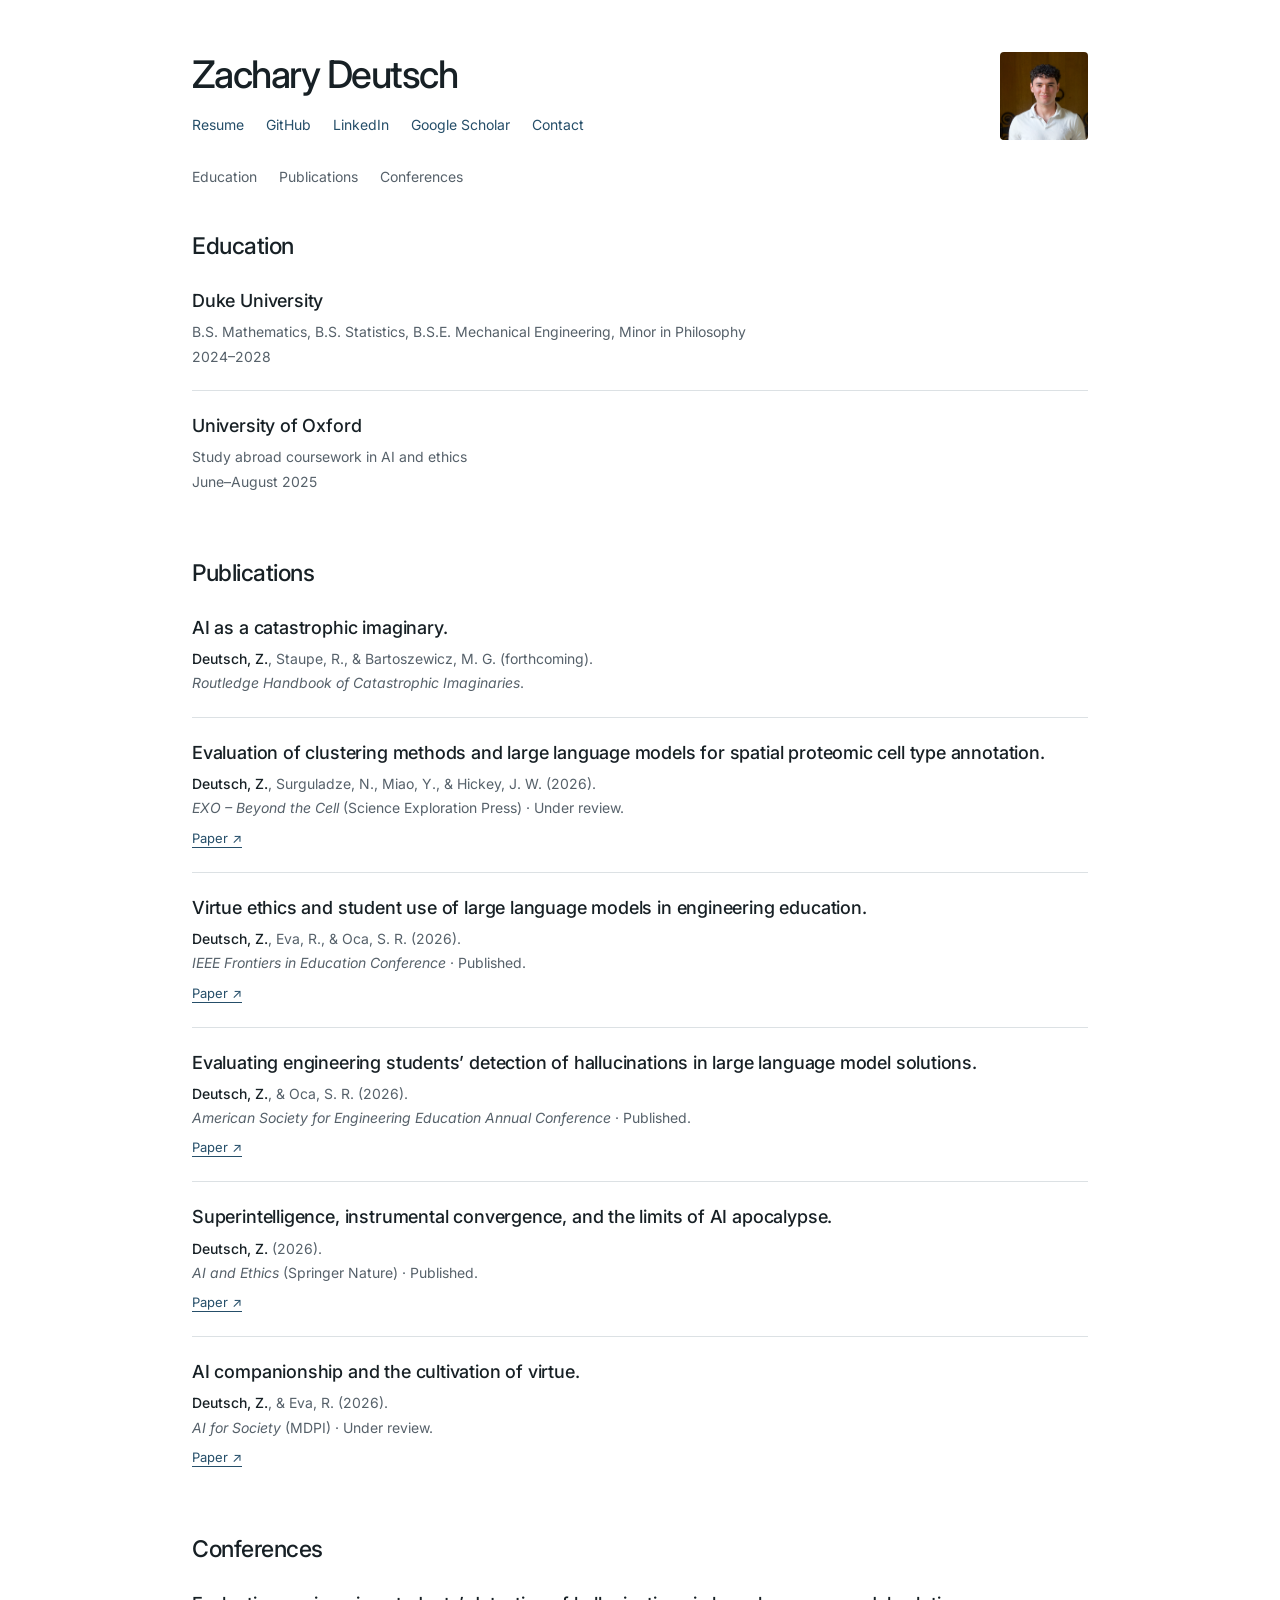
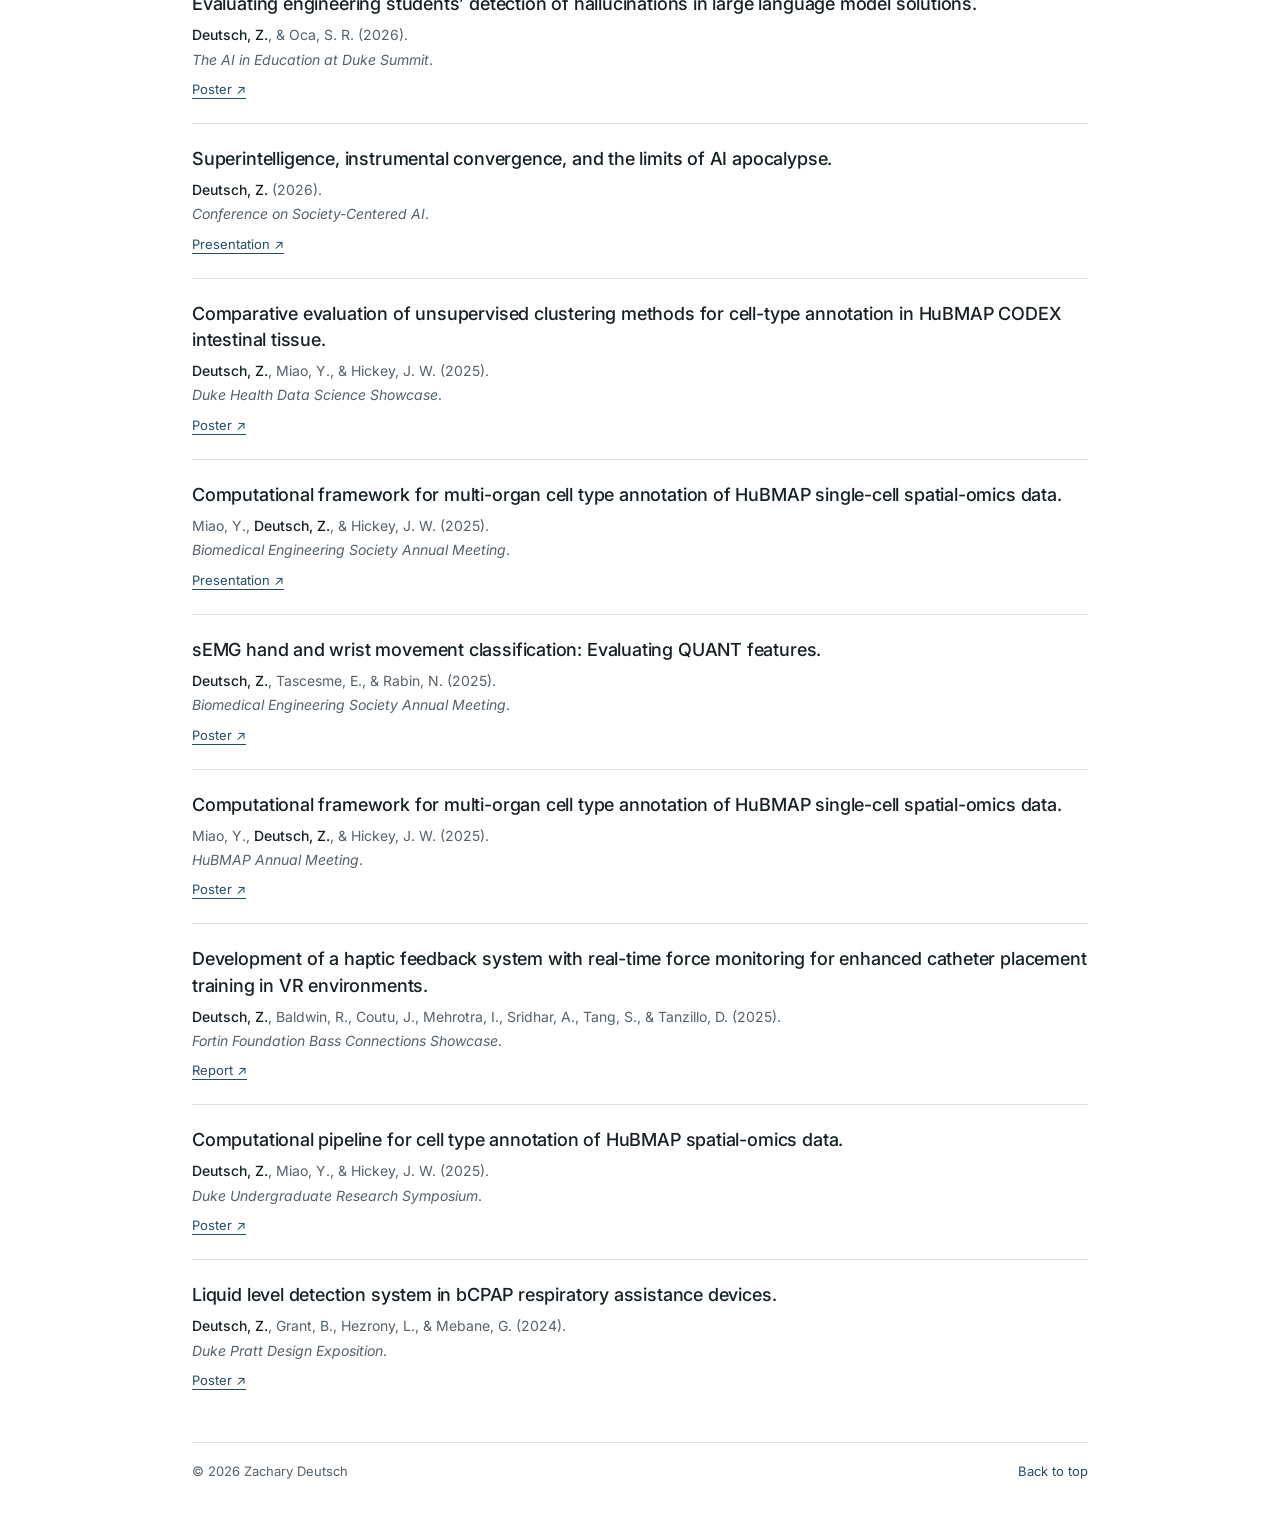
<file: index.html>
<!doctype html>
<html lang="en">
<head>
  <meta charset="utf-8" />
  <meta name="viewport" content="width=device-width,initial-scale=1" />
  <meta name="color-scheme" content="light dark" />
  <meta name="theme-color" content="#ffffff" media="(prefers-color-scheme: light)" />
  <meta name="theme-color" content="#191a1c" media="(prefers-color-scheme: dark)" />
  <title>Zachary Deutsch</title>
  <link rel="icon" href="/favicon.ico?v=serif-z-1" sizes="16x16 32x32 48x48" />
  <link rel="icon" type="image/png" href="/favicon-32.png?v=serif-z-1" sizes="32x32" media="(prefers-color-scheme: light)" />
  <link rel="icon" type="image/png" href="/favicon-dark-32.png?v=serif-z-1" sizes="32x32" media="(prefers-color-scheme: dark)" />
  <link rel="icon" type="image/svg+xml" href="/favicon.svg?v=serif-z-1" sizes="any" />
  <link rel="apple-touch-icon" href="/apple-touch-icon.png?v=serif-z-1" sizes="180x180" />
  <meta name="description" content="Personal website and portfolio of Zachary Deutsch." />
  <meta property="og:title" content="Zachary Deutsch" />
  <meta property="og:type" content="website" />
  <meta property="og:url" content="https://zacharydeutsch.com/" />
  <meta property="og:image" content="https://zacharydeutsch.com/zachary-deutsch-portrait.png" />
  <meta property="og:image:alt" content="Zachary Deutsch" />
  <script type="application/ld+json">
    {
      "@context": "https://schema.org",
      "@type": "WebPage",
      "url": "https://zacharydeutsch.com/",
      "primaryImageOfPage": "https://zacharydeutsch.com/zachary-deutsch-portrait.png"
    }
  </script>
  <link rel="preconnect" href="https://fonts.googleapis.com">
  <link href="https://fonts.googleapis.com/css2?family=Inter:wght@400;500;600&display=swap" rel="stylesheet">
  <style>
    :root{
      color-scheme:light dark;
      --bg:#ffffff; --text:#172025; --muted:#56616a;
      --border:#dce1e4; --link:#254e69; --ring:#6d93ae;
    }
    @media (prefers-color-scheme:dark){
      :root{
        --bg:#191a1c; --text:#eeeff0; --muted:#adb5bb;
        --border:#3c4146; --link:#9dc8e3; --ring:#9dc8e3;
      }
    }
    *{box-sizing:border-box}
    html{scroll-behavior:smooth}
    body{margin:0;background:var(--bg);color:var(--text);font-family:Inter,system-ui,-apple-system,Segoe UI,Roboto,Helvetica,Arial,sans-serif;font-size:15px;line-height:1.6}
    .container{max-width:960px;margin:0 auto;padding:0 32px 32px}
    a{color:var(--link);text-decoration-thickness:1px;text-underline-offset:4px}
    a:focus-visible{outline:2px solid var(--ring);outline-offset:4px}
    .site-header{padding-top:52px}
    .identity{display:flex;justify-content:space-between;align-items:flex-start;gap:32px}
    h1{font-size:clamp(2rem,4vw,2.375rem);font-weight:500;line-height:1.16;letter-spacing:-.04em;margin:0}
    .profile-links,.section-links{display:flex;flex-wrap:wrap;gap:8px 22px}
    .profile-links{margin-top:18px}
    .profile-links a,.section-links a{font-size:.875rem;text-decoration:none}
    .profile-links a:hover,.section-links a:hover{text-decoration:underline}
    .section-links{margin-top:26px}
    .section-links a{color:var(--muted)}
    .avatar{width:88px;height:88px;flex-shrink:0;object-fit:cover;border-radius:4px}
    .section{margin-top:44px;scroll-margin-top:24px}
    h2{font-size:1.4375rem;line-height:1.3;font-weight:500;letter-spacing:-.02em;margin:0 0 4px}
    .grid{display:grid;gap:0}
    .list-item{min-width:0;margin:0;padding:22px 0}
    .list-item + .list-item{border-top:1px solid var(--border)}
    .publication-title{font-size:1.125rem;line-height:1.45;font-weight:500;letter-spacing:-.01em;margin:0;overflow-wrap:break-word}
    .publication-title a{color:var(--text);text-decoration:none}
    .publication-title a:hover{text-decoration:underline}
    .publication-authors,.publication-venue{color:var(--muted);font-size:.875rem;line-height:1.6}
    .publication-authors{margin:7px 0 0}
    .publication-authors strong{color:var(--text);font-weight:500}
    .publication-venue{margin:2px 0 0}
    .paper-link{display:inline-block;margin-top:8px;font-size:.8125rem}
    .footer{display:flex;justify-content:space-between;flex-wrap:wrap;gap:12px;margin-top:28px;padding-top:18px;border-top:1px solid var(--border);color:var(--muted);font-size:.8125rem}
    .footer a{text-decoration:none}
    .footer a:hover{text-decoration:underline}
    @media (max-width:640px){
      .container{padding:0 22px 28px}
      .site-header{padding-top:32px}
      .identity{gap:20px}
      .avatar{width:72px;height:72px}
      .profile-links{gap:8px 18px;margin-top:14px}
      .section-links{gap:8px 20px;margin-top:24px}
      .section{margin-top:36px}
      .publication-title{font-size:1.0625rem}
    }
    @media (max-width:380px){
      .identity{gap:14px}
      h1{font-size:1.75rem}
      .avatar{width:60px;height:60px}
    }
    @media (prefers-reduced-motion:reduce){
      html{scroll-behavior:auto}
    }
  </style>
</head>
<body id="top">
  <div class="container">
    <header class="site-header">
      <div class="identity">
        <div>
          <h1>Zachary Deutsch</h1>
          <nav class="profile-links" aria-label="Personal links">
            <a href="Zachary_Deutsch_Resume.pdf" target="_blank" rel="noopener noreferrer">Resume</a>
            <a href="https://github.com/zachary-deutsch" target="_blank" rel="noopener noreferrer">GitHub</a>
            <a href="https://www.linkedin.com/in/zachary-deutsch-505307279/" target="_blank" rel="noopener noreferrer">LinkedIn</a>
            <a href="https://scholar.google.com/citations?user=0N9ZhvMAAAAJ&amp;hl=en" target="_blank" rel="noopener noreferrer">Google Scholar</a>
            <a href="mailto:zachary.deutsch@duke.edu">Contact</a>
          </nav>
        </div>
        <img class="avatar" src="/zachary-deutsch-portrait.png" alt="Zachary Deutsch" width="88" height="88" />
      </div>
      <nav class="section-links" aria-label="Sections">
        <a href="#education">Education</a>
        <a href="#publications">Publications</a>
        <a href="#conferences">Conferences</a>
      </nav>
    </header>

    <main>
      <!-- Education -->
      <section id="education" class="section">
        <h2>Education</h2>
        <div class="grid">
          <article class="list-item publication">
            <h3 class="publication-title">Duke University</h3>
            <p class="publication-authors">B.S. Mathematics, B.S. Statistics, B.S.E. Mechanical Engineering, Minor in Philosophy</p>
            <p class="publication-venue">2024–2028</p>
          </article>
          <article class="list-item publication">
            <h3 class="publication-title">University of Oxford</h3>
            <p class="publication-authors">Study abroad coursework in AI and ethics</p>
            <p class="publication-venue">June–August 2025</p>
          </article>
        </div>
      </section>

      <!-- Publications -->
      <section id="publications" class="section">
        <h2>Publications</h2>
        <div class="grid">
          <article class="list-item publication">
            <h3 class="publication-title">AI as a catastrophic imaginary.</h3>
            <p class="publication-authors"><strong>Deutsch, Z.</strong>, Staupe, R., &amp; Bartoszewicz, M. G. (forthcoming).</p>
            <p class="publication-venue"><em>Routledge Handbook of Catastrophic Imaginaries</em>.</p>
          </article>
          <article class="list-item publication">
            <h3 class="publication-title"><a href="Deutsch_Hickey_Manuscript.pdf" target="_blank" rel="noopener noreferrer">Evaluation of clustering methods and large language models for spatial proteomic cell type annotation.</a></h3>
            <p class="publication-authors"><strong>Deutsch, Z.</strong>, Surguladze, N., Miao, Y., &amp; Hickey, J. W. (2026).</p>
            <p class="publication-venue"><em>EXO – Beyond the Cell</em> (Science Exploration Press) · Under review.</p>
            <a class="paper-link" href="Deutsch_Hickey_Manuscript.pdf" target="_blank" rel="noopener noreferrer" aria-label="Read paper">Paper ↗</a>
          </article>
          <article class="list-item publication">
            <h3 class="publication-title"><a href="FIE_2026.pdf" target="_blank" rel="noopener noreferrer">Virtue ethics and student use of large language models in engineering education.</a></h3>
            <p class="publication-authors"><strong>Deutsch, Z.</strong>, Eva, R., &amp; Oca, S. R. (2026).</p>
            <p class="publication-venue"><em>IEEE Frontiers in Education Conference</em> · Published.</p>
            <a class="paper-link" href="FIE_2026.pdf" target="_blank" rel="noopener noreferrer" aria-label="Read paper">Paper ↗</a>
          </article>
          <article class="list-item publication">
            <h3 class="publication-title"><a href="https://peer.asee.org/evaluating-engineering-students-detection-of-hallucinations-in-large-language-model-solutions" target="_blank" rel="noopener noreferrer">Evaluating engineering students’ detection of hallucinations in large language model solutions.</a></h3>
            <p class="publication-authors"><strong>Deutsch, Z.</strong>, &amp; Oca, S. R. (2026).</p>
            <p class="publication-venue"><em>American Society for Engineering Education Annual Conference</em> · Published.</p>
            <a class="paper-link" href="https://peer.asee.org/evaluating-engineering-students-detection-of-hallucinations-in-large-language-model-solutions" target="_blank" rel="noopener noreferrer" aria-label="Read paper">Paper ↗</a>
          </article>
          <article class="list-item publication">
            <h3 class="publication-title"><a href="https://link.springer.com/article/10.1007/s43681-025-00941-z" target="_blank" rel="noopener noreferrer">Superintelligence, instrumental convergence, and the limits of AI apocalypse.</a></h3>
            <p class="publication-authors"><strong>Deutsch, Z.</strong> (2026).</p>
            <p class="publication-venue"><em>AI and Ethics</em> (Springer Nature) · Published.</p>
            <a class="paper-link" href="https://link.springer.com/article/10.1007/s43681-025-00941-z" target="_blank" rel="noopener noreferrer" aria-label="Read paper">Paper ↗</a>
          </article>
          <article class="list-item publication">
            <h3 class="publication-title"><a href="AI_Companionship_and_the_Cultivation_of_Virtue.pdf" target="_blank" rel="noopener noreferrer">AI companionship and the cultivation of virtue.</a></h3>
            <p class="publication-authors"><strong>Deutsch, Z.</strong>, &amp; Eva, R. (2026).</p>
            <p class="publication-venue"><em>AI for Society</em> (MDPI) · Under review.</p>
            <a class="paper-link" href="AI_Companionship_and_the_Cultivation_of_Virtue.pdf" target="_blank" rel="noopener noreferrer" aria-label="Read paper">Paper ↗</a>
          </article>
        </div>
      </section>

      <!-- Conferences -->
      <section id="conferences" class="section">
        <h2>Conferences</h2>
        <div class="grid">
          <article class="list-item publication">
            <h3 class="publication-title"><a href="Duke_AI_Education_Conference.pdf" target="_blank" rel="noopener noreferrer">Evaluating engineering students’ detection of hallucinations in large language model solutions.</a></h3>
            <p class="publication-authors"><strong>Deutsch, Z.</strong>, &amp; Oca, S. R. (2026).</p>
            <p class="publication-venue"><em>The AI in Education at Duke Summit</em>.</p>
            <a class="paper-link" href="Duke_AI_Education_Conference.pdf" target="_blank" rel="noopener noreferrer" aria-label="View poster">Poster ↗</a>
          </article>
          <article class="list-item publication" id="scai-2026-superintelligence">
            <h3 class="publication-title"><a href="https://sites.duke.edu/scai/abstracts/#e-n-accordion-item-1442" target="_blank" rel="noopener noreferrer">Superintelligence, instrumental convergence, and the limits of AI apocalypse.</a></h3>
            <p class="publication-authors"><strong>Deutsch, Z.</strong> (2026).</p>
            <p class="publication-venue"><em>Conference on Society-Centered AI</em>.</p>
            <a class="paper-link" href="https://sites.duke.edu/scai/abstracts/#e-n-accordion-item-1442" target="_blank" rel="noopener noreferrer" aria-label="View presentation">Presentation ↗</a>
          </article>
          <article class="list-item publication">
            <h3 class="publication-title"><a href="20251125_Health_Data_Science.pdf" target="_blank" rel="noopener noreferrer">Comparative evaluation of unsupervised clustering methods for cell-type annotation in HuBMAP CODEX intestinal tissue.</a></h3>
            <p class="publication-authors"><strong>Deutsch, Z.</strong>, Miao, Y., &amp; Hickey, J. W. (2025).</p>
            <p class="publication-venue"><em>Duke Health Data Science Showcase</em>.</p>
            <a class="paper-link" href="20251125_Health_Data_Science.pdf" target="_blank" rel="noopener noreferrer" aria-label="View poster">Poster ↗</a>
          </article>
          <article class="list-item publication" id="bmes-2025-computational-framework">
            <h3 class="publication-title"><a href="https://2025bmes.eventscribe.net/fsPopup.asp?PresentationID=1702075&amp;mode=presInfo" target="_blank" rel="noopener noreferrer">Computational framework for multi-organ cell type annotation of HuBMAP single-cell spatial-omics data.</a></h3>
            <p class="publication-authors">Miao, Y., <strong>Deutsch, Z.</strong>, &amp; Hickey, J. W. (2025).</p>
            <p class="publication-venue"><em>Biomedical Engineering Society Annual Meeting</em>.</p>
            <a class="paper-link" href="https://2025bmes.eventscribe.net/fsPopup.asp?PresentationID=1702075&amp;mode=presInfo" target="_blank" rel="noopener noreferrer" aria-label="View presentation">Presentation ↗</a>
          </article>
          <article class="list-item publication">
            <h3 class="publication-title"><a href="20250908_BMES_Deutsch.pdf" target="_blank" rel="noopener noreferrer">sEMG hand and wrist movement classification: Evaluating QUANT features.</a></h3>
            <p class="publication-authors"><strong>Deutsch, Z.</strong>, Tascesme, E., &amp; Rabin, N. (2025).</p>
            <p class="publication-venue"><em>Biomedical Engineering Society Annual Meeting</em>.</p>
            <a class="paper-link" href="20250908_BMES_Deutsch.pdf" target="_blank" rel="noopener noreferrer" aria-label="View poster">Poster ↗</a>
          </article>
          <article class="list-item publication">
            <h3 class="publication-title"><a href="20250502_HuBMAP_annual_poster_Yang-compressed.pdf" target="_blank" rel="noopener noreferrer">Computational framework for multi-organ cell type annotation of HuBMAP single-cell spatial-omics data.</a></h3>
            <p class="publication-authors">Miao, Y., <strong>Deutsch, Z.</strong>, &amp; Hickey, J. W. (2025).</p>
            <p class="publication-venue"><em>HuBMAP Annual Meeting</em>.</p>
            <a class="paper-link" href="20250502_HuBMAP_annual_poster_Yang-compressed.pdf" target="_blank" rel="noopener noreferrer" aria-label="View poster">Poster ↗</a>
          </article>
          <article class="list-item publication">
            <h3 class="publication-title"><a href="Review%20Paper%20Structure.pdf" target="_blank" rel="noopener noreferrer">Development of a haptic feedback system with real-time force monitoring for enhanced catheter placement training in VR environments.</a></h3>
            <p class="publication-authors"><strong>Deutsch, Z.</strong>, Baldwin, R., Coutu, J., Mehrotra, I., Sridhar, A., Tang, S., &amp; Tanzillo, D. (2025).</p>
            <p class="publication-venue"><em>Fortin Foundation Bass Connections Showcase</em>.</p>
            <a class="paper-link" href="Review%20Paper%20Structure.pdf" target="_blank" rel="noopener noreferrer" aria-label="Read report">Report ↗</a>
          </article>
          <article class="list-item publication">
            <h3 class="publication-title"><a href="20250410_Undergraduate_Research_Symposium_Deutsch.pdf" target="_blank" rel="noopener noreferrer">Computational pipeline for cell type annotation of HuBMAP spatial-omics data.</a></h3>
            <p class="publication-authors"><strong>Deutsch, Z.</strong>, Miao, Y., &amp; Hickey, J. W. (2025).</p>
            <p class="publication-venue"><em>Duke Undergraduate Research Symposium</em>.</p>
            <a class="paper-link" href="20250410_Undergraduate_Research_Symposium_Deutsch.pdf" target="_blank" rel="noopener noreferrer" aria-label="View poster">Poster ↗</a>
          </article>
          <article class="list-item publication">
            <h3 class="publication-title"><a href="Poster%20Presentation.pdf" target="_blank" rel="noopener noreferrer">Liquid level detection system in bCPAP respiratory assistance devices.</a></h3>
            <p class="publication-authors"><strong>Deutsch, Z.</strong>, Grant, B., Hezrony, L., &amp; Mebane, G. (2024).</p>
            <p class="publication-venue"><em>Duke Pratt Design Exposition</em>.</p>
            <a class="paper-link" href="Poster%20Presentation.pdf" target="_blank" rel="noopener noreferrer" aria-label="View poster">Poster ↗</a>
          </article>
        </div>
      </section>
    </main>

    <footer class="footer">
      <span>© <span id="year"></span> Zachary Deutsch</span>
      <a href="#top">Back to top</a>
    </footer>
  </div>

  <script>
    document.getElementById('year').textContent = new Date().getFullYear();
  </script>
</body>
</html>
</file>
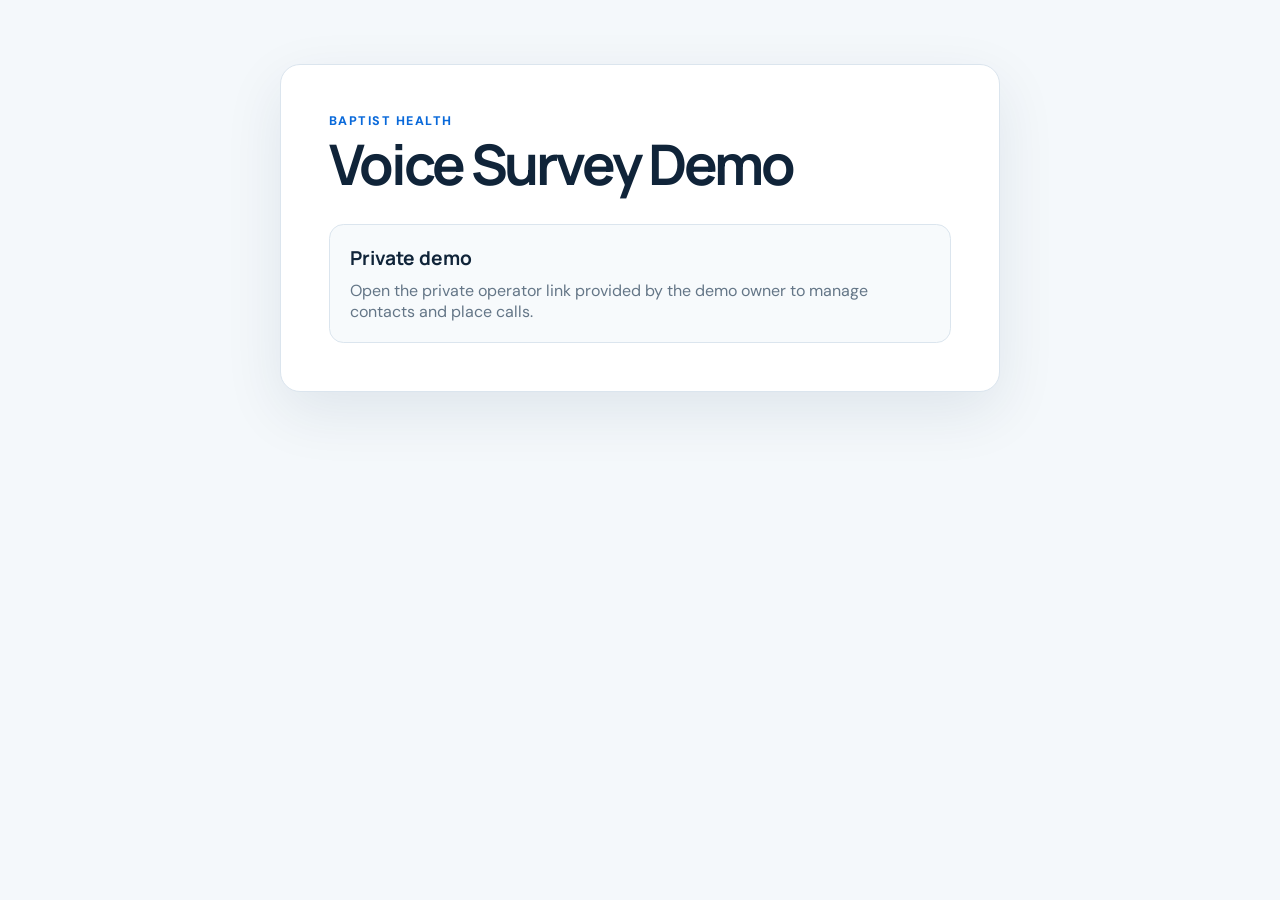
<file: voice-demo/index.html>
<!doctype html>
<html lang="en">
<head>
  <meta charset="utf-8">
  <meta name="viewport" content="width=device-width, initial-scale=1">
  <meta name="description" content="Baptist Health voice survey call demo.">
  <meta name="robots" content="noindex, nofollow">
  <title>Baptist Health Voice Survey Demo</title>
  <link rel="preconnect" href="https://fonts.googleapis.com">
  <link rel="preconnect" href="https://fonts.gstatic.com" crossorigin>
  <link href="https://fonts.googleapis.com/css2?family=DM+Sans:wght@400;500;600;700&family=Manrope:wght@700;800&display=swap" rel="stylesheet">
  <link rel="stylesheet" href="styles.css">
</head>
<body>
  <main>
    <header>
      <p>Baptist Health</p>
      <h1>Voice Survey Demo</h1>
    </header>

    <section id="access-required" class="access-required">
      <h2>Private demo</h2>
      <p>Open the private operator link provided by the demo owner to manage contacts and place calls.</p>
    </section>

    <div id="operator-controls" hidden>
    <form id="contact-form" class="contact-form">
      <label>
        <span>Name</span>
        <input id="name" maxlength="100" autocomplete="off" placeholder="Zachary" required>
      </label>
      <label>
        <span>Phone number</span>
        <input id="phone" type="tel" inputmode="tel" maxlength="20" autocomplete="off" placeholder="+1 312 555 0123" required>
      </label>
      <button id="add-contact" class="add-button" type="submit">Add</button>
    </form>

    <section aria-label="People to call">
      <ul id="contact-list" class="contact-list"></ul>
      <p id="empty-list" class="empty-list">Add a name and phone number.</p>
    </section>

    <p id="notice" class="notice" role="status" aria-live="polite"></p>
    <button id="call-list" class="call-button" type="button" disabled>Call listed contacts</button>

    <section class="responses" aria-labelledby="responses-heading">
      <h2 id="responses-heading">Responses</h2>
      <p id="responses-empty" class="responses-empty">Survey responses will appear here as they are received.</p>
      <div id="response-list" class="response-list" aria-live="polite"></div>
    </section>
    </div>
  </main>

  <script src="app.js"></script>
</body>
</html>
</file>
<file: voice-demo/styles.css>
:root {
  color-scheme: light;
  --ink: #102439;
  --muted: #647687;
  --blue: #0969da;
  --blue-dark: #0758b7;
  --line: #dbe5ee;
  --surface: #ffffff;
  --canvas: #f4f8fb;
  --danger: #b42318;
}

* { box-sizing: border-box; }
[hidden] { display: none !important; }

body {
  background: var(--canvas);
  color: var(--ink);
  font-family: "DM Sans", system-ui, sans-serif;
  margin: 0;
  min-height: 100vh;
  padding: 4rem 1rem;
}

main {
  background: var(--surface);
  border: 1px solid var(--line);
  border-radius: 1.25rem;
  box-shadow: 0 20px 60px rgba(15, 45, 73, 0.09);
  margin: 0 auto;
  max-width: 720px;
  padding: clamp(1.4rem, 5vw, 3rem);
}

header { margin-bottom: 2rem; }
header p {
  color: var(--blue);
  font-size: 0.78rem;
  font-weight: 800;
  letter-spacing: 0.12em;
  margin: 0 0 0.45rem;
  text-transform: uppercase;
}

h1 {
  font-family: Manrope, sans-serif;
  font-size: clamp(2rem, 7vw, 3.5rem);
  letter-spacing: -0.055em;
  line-height: 1;
  margin: 0;
}

.access-required {
  background: #f7fafc;
  border: 1px solid var(--line);
  border-radius: 0.9rem;
  padding: 1.25rem;
}

.access-required h2 {
  font-family: Manrope, sans-serif;
  font-size: 1.2rem;
  margin: 0;
}

.access-required p {
  color: var(--muted);
  margin: 0.55rem 0 0;
}

.contact-form {
  align-items: end;
  display: grid;
  gap: 0.75rem;
  grid-template-columns: 1fr 1.25fr auto;
}

label { display: grid; gap: 0.35rem; }
label span { font-size: 0.82rem; font-weight: 700; }

input {
  background: #fbfdff;
  border: 1px solid #bdcbd7;
  border-radius: 0.7rem;
  color: var(--ink);
  font: inherit;
  min-height: 2.85rem;
  padding: 0.7rem 0.8rem;
  width: 100%;
}

input:focus {
  border-color: var(--blue);
  box-shadow: 0 0 0 3px rgba(9, 105, 218, 0.13);
  outline: none;
}

button {
  border: 0;
  border-radius: 0.7rem;
  cursor: pointer;
  font: inherit;
  font-weight: 700;
}

button:disabled { cursor: not-allowed; opacity: 0.45; }

.add-button {
  background: #e9f2fb;
  color: var(--ink);
  min-height: 2.85rem;
  padding: 0.7rem 1rem;
}

.contact-list {
  display: grid;
  gap: 0;
  list-style: none;
  margin: 1.5rem 0 0;
  padding: 0;
}

.contact-list li {
  align-items: center;
  border-bottom: 1px solid var(--line);
  display: flex;
  gap: 1rem;
  justify-content: space-between;
  padding: 1rem 0;
}

.contact-list li:first-child { border-top: 1px solid var(--line); }
.contact-list li div { display: grid; gap: 0.15rem; }
.contact-list li span { color: var(--muted); font-size: 0.86rem; }
.contact-list li.pending-contact { opacity: 0.72; }

.remove-button {
  background: transparent;
  color: var(--muted);
  font-size: 0.78rem;
  padding: 0.35rem;
}

.remove-button:hover { color: var(--danger); }

.empty-list {
  color: var(--muted);
  margin: 1.75rem 0;
  text-align: center;
}

.notice {
  color: #147d64;
  font-size: 0.88rem;
  font-weight: 600;
  margin: 1rem 0;
  min-height: 1.3rem;
  text-align: center;
}

.notice.error { color: var(--danger); }

.call-button {
  background: var(--blue);
  color: #fff;
  font-size: 1rem;
  min-height: 3.25rem;
  padding: 0.8rem 1.1rem;
  width: 100%;
}

.call-button:hover:not(:disabled) { background: var(--blue-dark); }

.responses {
  border-top: 1px solid var(--line);
  margin-top: 2rem;
  padding-top: 1.5rem;
}

.responses h2 {
  font-family: Manrope, sans-serif;
  font-size: 1.25rem;
  letter-spacing: -0.025em;
  margin: 0;
}

.responses-empty,
.response-waiting {
  color: var(--muted);
  font-size: 0.88rem;
  margin: 0.65rem 0 0;
}

.response-list { display: grid; gap: 1rem; margin-top: 1rem; }

.response-list article {
  background: #f7fafc;
  border: 1px solid var(--line);
  border-radius: 0.8rem;
  padding: 1rem;
}

.response-heading {
  align-items: baseline;
  display: flex;
  gap: 0.75rem;
  justify-content: space-between;
}

.response-heading h3 { font-size: 1rem; margin: 0; }
.response-heading span { color: var(--muted); font-size: 0.78rem; text-align: right; }

.response-actions {
  align-items: center;
  display: flex;
  gap: 0.65rem;
}

.remove-response-button {
  background: transparent;
  color: var(--danger);
  font-size: 0.78rem;
  padding: 0.25rem;
}

.remove-response-button:hover { text-decoration: underline; }

.answer-grid {
  display: grid;
  gap: 0.55rem;
  grid-template-columns: repeat(2, minmax(0, 1fr));
  margin: 1rem 0 0;
}

.answer-grid div {
  align-items: center;
  background: var(--surface);
  border: 1px solid var(--line);
  border-radius: 0.55rem;
  display: flex;
  gap: 0.6rem;
  justify-content: space-between;
  min-height: 2.5rem;
  padding: 0.55rem 0.7rem;
}

.answer-grid dt { color: var(--muted); font-size: 0.76rem; }
.answer-grid dd { font-size: 0.88rem; font-weight: 700; margin: 0; text-align: right; }

@media (max-width: 620px) {
  body { padding: 1rem; }
  main { border-radius: 1rem; }
  .contact-form { grid-template-columns: 1fr; }
  .answer-grid { grid-template-columns: 1fr; }
}
</file>
